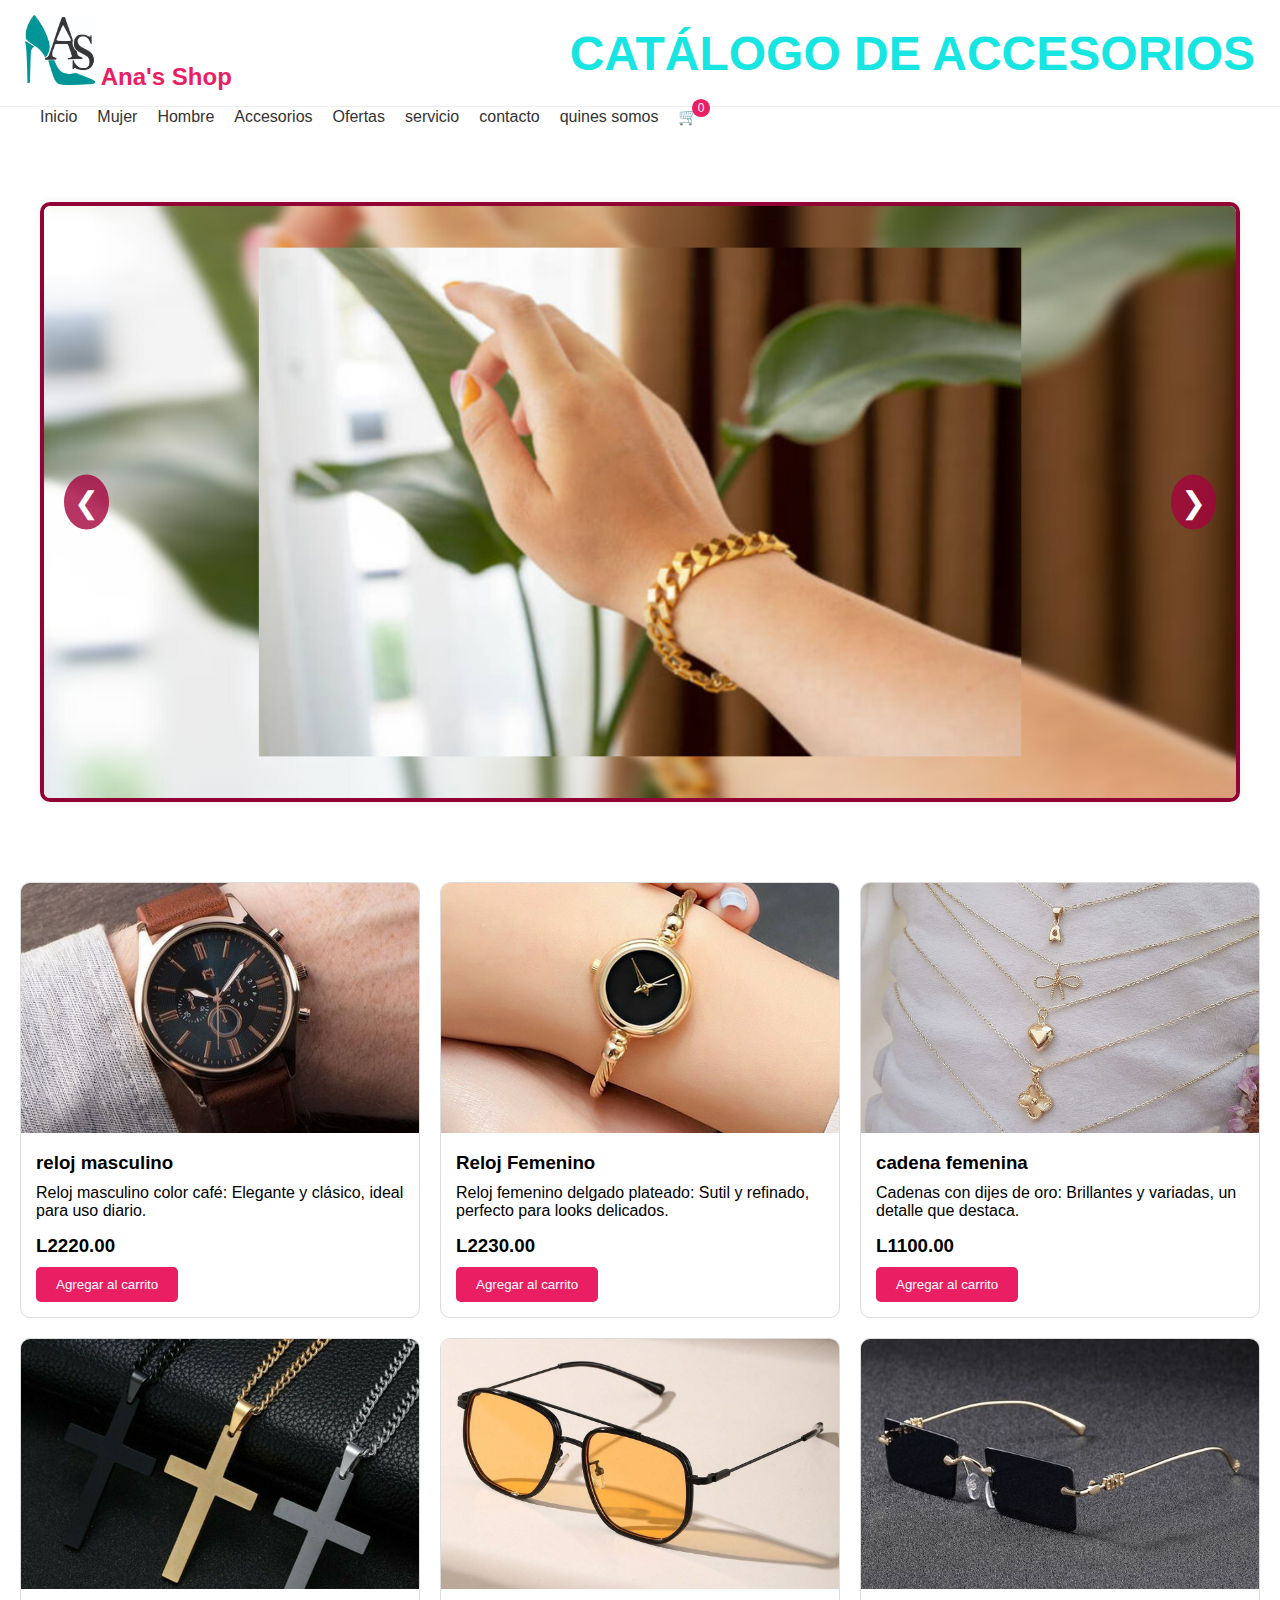
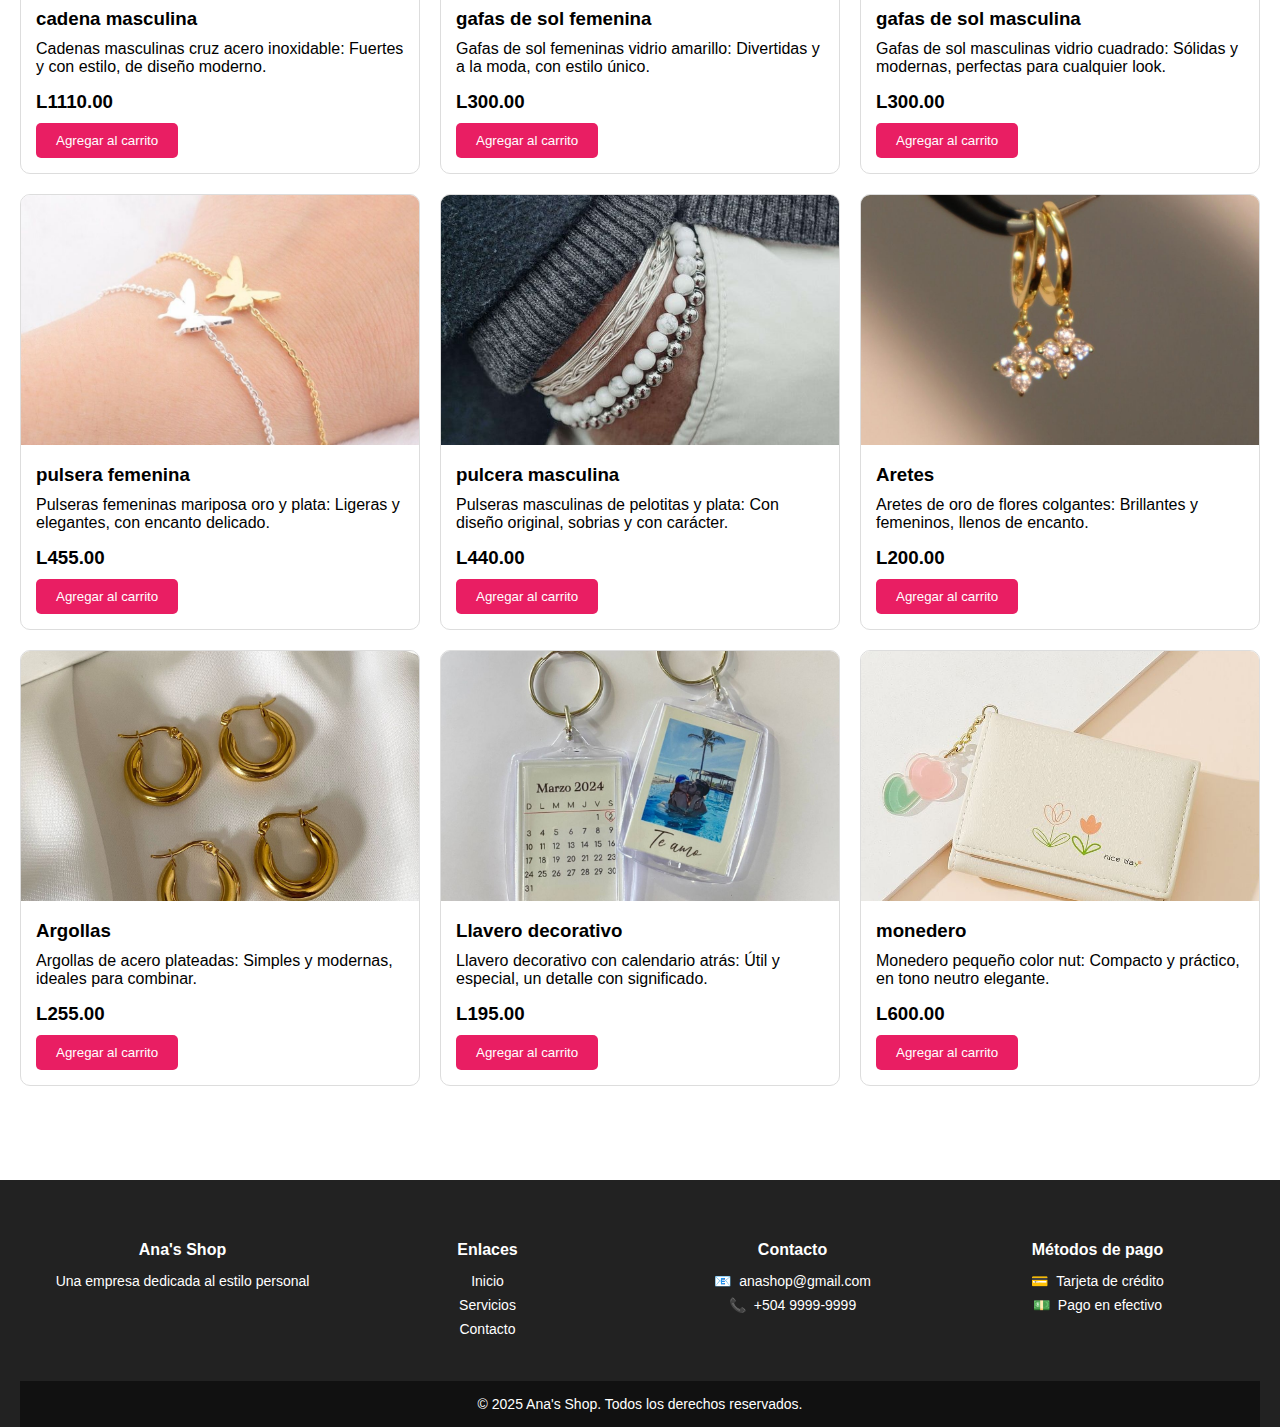
<file: accesorios.html>
<!DOCTYPE html>
<html lang="es">
<head>
  <meta charset="UTF-8" />
  <meta name="viewport" content="width=device-width, initial-scale=1.0"/>
  <title>Catálogo Mujer - Ana's Shop</title>
  <link rel="stylesheet" href="estilo.css" />
</head>
<body>
 <header>
    <div class="logo">
  <img src="img11.jfif" width="70" height="70" />
   <span class="logo-text">Ana's Shop   </span>
   </div>
<div style="font-size: 48px; font-weight: bold; color: #16e5e2; font-family: 'Segoe UI', sans-serif;">
  CATÁLOGO DE ACCESORIOS
</div>
</div>
</div>

 </header>
  <!-- VOLVER AL INICIO -->
  <div class="menu-icon" onclick="toggleMenu()">☰</div>
  <nav id="main-nav" style="margin-left: 40px; display: flex; gap: 20px; align-items: center;">
      <a href="index.html">Inicio</a>
       <a href="mujer.html">Mujer</a>
      <a href="hombre.html">Hombre</a>
      <a href="#">Accesorios</a>
      <a href="ofertas.html">Ofertas</a>
      <a href="servicio.html">servicio</a>
      <a href="mujer.html">contacto</a></li>
      <a href="quienes-somos.html">quines somos</a></li>
      <span class="cart-icon" onclick="toggleCart()">🛒 <span id="cart-count">0</span></span>
    </nav>
    </nav>
  <br>
  <br>
   <div id="mobile-menu" class="mobile-nav">
      <a href="index.html">Inicio</a>
      <a href="mujer.html">Mujer</a>
      <a href="hombre.html">Hombre</a>
      <a href="accesorios.html">Accesorios</a>
      <a href="ofertas.html">Ofertas</a>
       <a href="servicio.html">servicio</a>
    </div>
  </header>
<style>
    .carrusel {
      position: relative;
      width: 1200px;
      height: 600px;
      margin: 40px auto;
      overflow: hidden;
      border: 4px solid #920435;
      border-radius: 10px;
      box-shadow: 0 0 10px #eee;
    }

    .carrusel img {
      width: 100%;
      height: 100%;
      object-fit: cover;
      position: absolute;
      top: 0;
      left: 0;
      opacity: 0;
      transition: opacity 1s ease-in-out;
    }

    .carrusel img.active {
      opacity: 1;
    }

    .boton {
      position: absolute;
      top: 50%;
      transform: translateY(-50%);
      background-color: rgba(164, 3, 60, 0.8);
      border: none;
      font-size: 30px;
      color: #fff;
      cursor: pointer;
      padding: 10px;
      border-radius: 50%;
      z-index: 10;
    }

    .boton:hover {
      background-color: rgb(71, 3, 27);
    }

    .anterior {
      left: 20px;
    }

    .siguiente {
      right: 20px;
    }
  </style>
</head>
<body>

  <div class="carrusel">
    <button class="boton anterior">&#10094;</button>
    <button class="boton siguiente">&#10095;</button>

    <img src="carac1.jfif" class="active" alt="Imagen 1">
    <img src="carac2.jfif" alt="Imagen 2">
    <img src="carac3.jfif" alt="Imagen 3">
    <img src="carac4.jfif" alt="Imagen 4">
  </div>

  <script>
    const slides = document.querySelectorAll('.carrusel img');
    const anterior = document.querySelector('.anterior');
    const siguiente = document.querySelector('.siguiente');
    let index = 0;

    function mostrarSlide(nuevoIndex) {
      slides[index].classList.remove('active');
      index = (nuevoIndex + slides.length) % slides.length;
      slides[index].classList.add('active');
    }

    anterior.addEventListener('click', () => {
      mostrarSlide(index - 1);
    });

    siguiente.addEventListener('click', () => {
      mostrarSlide(index + 1);
    });

    // Cambio automático cada 4 segundos
    setInterval(() => {
      mostrarSlide(index + 1);
    }, 4000);
  </script>
<!-- ✅ Productos organizados correctamente -->
<section class="products">
  <div class="product-card">
    <img src="accesorio1.jpg" alt="relos masculino" />
    <div class="info">
      <h3>reloj masculino</h3>
      <p>Reloj masculino color café: Elegante y clásico, ideal para uso diario.</p>
      <h3>L2220.00</h3>
      <button onclick="addToCart('falada', 45)">Agregar al carrito</button>
    </div>
  </div>

  <div class="product-card">
    <img src="acce2.jpg" alt="reloj Femenino" />
    <div class="info">
      <h3>Reloj Femenino</h3>
      <p>Reloj femenino delgado plateado: Sutil y refinado, perfecto para looks delicados.</p>
      <h3>L2230.00</h3>
      <button onclick="addToCart('Camisa Hombre', 30)">Agregar al carrito</button>
    </div>
  </div>

  <div class="product-card">
    <img src="acc3.jpg" alt="cadena femenina" />
    <div class="info">
      <h3>cadena femenina</h3>
      <p> Cadenas con dijes de oro: Brillantes y variadas, un detalle que destaca.</p>
      <h3>L1100.00</h3>
      <button onclick="addToCart('Bolso Elegante', 60)">Agregar al carrito</button>
    </div>
  </div>
 <div class="card-container">
  <div class="product-card">
    <img src="acc4.jpg" alt="cadena masculinq" />
    <div class="info">
      <h3>cadena masculina</h3>
      <p>Cadenas masculinas cruz acero inoxidable: Fuertes y con estilo, de diseño moderno.</p>
      <h3>L1110.00</h3>
      <button onclick="addToCart('Zapatos Casual', 55)">Agregar al carrito</button>
    </div>
  </div>
   </div>

  <div class="product-card">
    <img src="acc5.jpg" alt="gafas de sol femeninas" />
    <div class="info">
      <h3>gafas de sol femenina</h3>
      <p>Gafas de sol femeninas vidrio amarillo: Divertidas y a la moda, con estilo único.</p>
      <h3>L300.00</h3>
      <button onclick="addToCart('Blusa Blanca', 28)">Agregar al carrito</button>
    </div>
  </div>

  <div class="product-card">
    <img src="acc6.jpg" alt="gafas de sol masculina" />
    <div class="info">
      <h3>gafas de sol masculina</h3>
      <p>Gafas de sol masculinas vidrio cuadrado: Sólidas y modernas, perfectas para cualquier look.</p>
      <h3>L300.00</h3>
      <button onclick="addToCart('Jeans Rotos', 40)">Agregar al carrito</button>
    </div>
  </div>
   <div class="card-container">
  <div class="product-card">
    <img src="acc7.jpg" alt="pulcera femenina" />
    <div class="info">
      <h3>pulsera femenina</h3>
      <p>Pulseras femeninas mariposa oro y plata: Ligeras y elegantes, con encanto delicado.</p>
      <h3>L455.00</h3>
      <button onclick="addToCart('ahort', 55)">Agregar al carrito</button>
    </div>
  </div>
   </div>
    <div class="product-card">
    <img src="acc8.jpg" alt="Zapatillas Deportivas" />
    <div class="info">
      <h3>pulcera masculina</h3>
      <p>Pulseras masculinas de pelotitas y plata: Con diseño original, sobrias y con carácter.</p>
      <h3>L440.00</h3>
      <button onclick="addToCart('camisa deportiva', 40)">Agregar al carrito</button>
    </div>
  </div>
   <div class="product-card">
    <img src="acc9.jpg" alt="Aretes" />
    <div class="info">
      <h3>Aretes</h3>
      <p>Aretes de oro de flores colgantes: Brillantes y femeninos, llenos de encanto.</p>
      <h3>L200.00</h3>
      <button onclick="addToCart('tenis', 40)">Agregar al carrito</button>
    </div>
  </div>
  </div>
   <div class="card-container">
  <div class="product-card">
    <img src="acc10.jpg" alt="Argollas" />
    <div class="info">
      <h3>Argollas</h3>
      <p>Argollas de acero plateadas: Simples y modernas, ideales para combinar.</p>
      <h3>L255.00</h3>
      <button onclick="addToCart('ahort', 55)">Agregar al carrito</button>
    </div>
  </div>
   </div>
    <div class="product-card">
    <img src="acc11.jpg" alt="llavero decorativo" />
    <div class="info">
      <h3>Llavero decorativo</h3>
      <p>Llavero decorativo con calendario atrás: Útil y especial, un detalle con significado.</p>
      <h3>L195.00</h3>
      <button onclick="addToCart('camisa deportiva', 40)">Agregar al carrito</button>
    </div>
  </div>
   <div class="product-card">
    <img src="acc12.jpg" alt="monedero" />
    <div class="info">
      <h3>monedero</h3>
      <p>Monedero pequeño color nut: Compacto y práctico, en tono neutro elegante.</p>
      <h3>L600.00</h3>
      <button onclick="addToCart('tenis', 40)">Agregar al carrito</button>
    </div>
  </div>

  </section>
</section>
</section>


  <!-- Mini Carrito -->
  <div id="cart-modal" class="cart-modal">
    <h3>Tu carrito</h3>
    <ul id="cart-items"></ul>
    <p>Total: $<span id="cart-total">0</span></p>
    <button onclick="clearCart()">Vaciar carrito</button>
  </div>
  <script src="SCRIPT.JS"></script>
  <br>
<br>
<br>



  <!-- ✅ Asegúrate que este archivo exista -->
  <script src="im9.jfif"></script>
  <!-- Ventana del carrito -->
<div id="cart-modal" class="cart-modal">
  <h3>Tu carrito</h3>
  <ul id="cart-items"></ul>
  <p>Total: $<span id="cart-total">0.00</span></p>
  <button onclick="clearCart()" class="clear-btn">Vaciar carrito</button>
</div>
</div>

<script src="SCRIPT.JS"></script>

 <footer style="background-color: #222; color: #ffffff; padding: 40px 20px 0;">
  <style>
    .footer-container {
      display: flex;
      flex-wrap: wrap;
      justify-content: space-between;
      gap: 20px;
      max-width: 1200px;
      margin: 0 auto;
    }

    .footer-column {
      flex: 1 1 200px;
      min-width: 200px;
    }

    .footer-column h4 {
      margin-bottom: 10px;
      font-size: 16px;
      font-weight: bold;
    }

    .footer-column ul {
      list-style: none;
      padding: 0;
    }

    .footer-column ul li {
      margin-bottom: 8px;
      font-size: 14px;
    }

    .footer-column a {
      color: #ffffff;
      text-decoration: none;
    }

    .footer-column a:hover {
      text-decoration: underline;
    }

    .footer-bottom {
      background-color: #111;
      text-align: center;
      padding: 15px;
      margin-top: 30px;
      font-size: 14px;
      color: #ffffff;
    }

    /* Íconos simples con emoji para ejemplo */
    .icon {
      margin-right: 8px;
    }

    /* Responsive */
    @media (max-width: 768px) {
      .footer-container {
        flex-direction: column;
        align-items: center;
        text-align: center;
      }

      .footer-column {
        width: 100%;
      }
    }
  </style>

  <div class="footer-container">

    <!-- Columna 1: Nombre y descripción -->
    <div class="footer-column">
      <h4>Ana's Shop</h4>
      <p>Una empresa dedicada al estilo personal</p>
    </div>

    <!-- Columna 2: Enlaces -->
    <div class="footer-column">
      <h4>Enlaces</h4>
      <ul>
        <li><a href="index.html">Inicio</a></li>
        <li><a href="servicio.html">Servicios</a></li>
        <li><a href="#">Contacto</a></li>
      </ul>
    </div>

    <!-- Columna 3: Contacto -->
    <div class="footer-column">
      <h4>Contacto</h4>
      <ul>
        <li><span class="icon">📧</span>anashop@gmail.com</li>
        <li><span class="icon">📞</span>+504 9999-9999</li>
      </ul>
    </div>

    <!-- Columna 4: Métodos de pago -->
    <div class="footer-column">
      <h4>Métodos de pago</h4>
      <ul>
        <li><span class="icon">💳</span>Tarjeta de crédito</li>
        <li><span class="icon">💵</span>Pago en efectivo</li>
      </ul>
    </div>

  </div>

  <!-- Línea inferior -->
  <div class="footer-bottom">
    © 2025 Ana's Shop. Todos los derechos reservados.
  </div>
</footer>
</script>
</body>
</html>
</body>
</html>
</file>
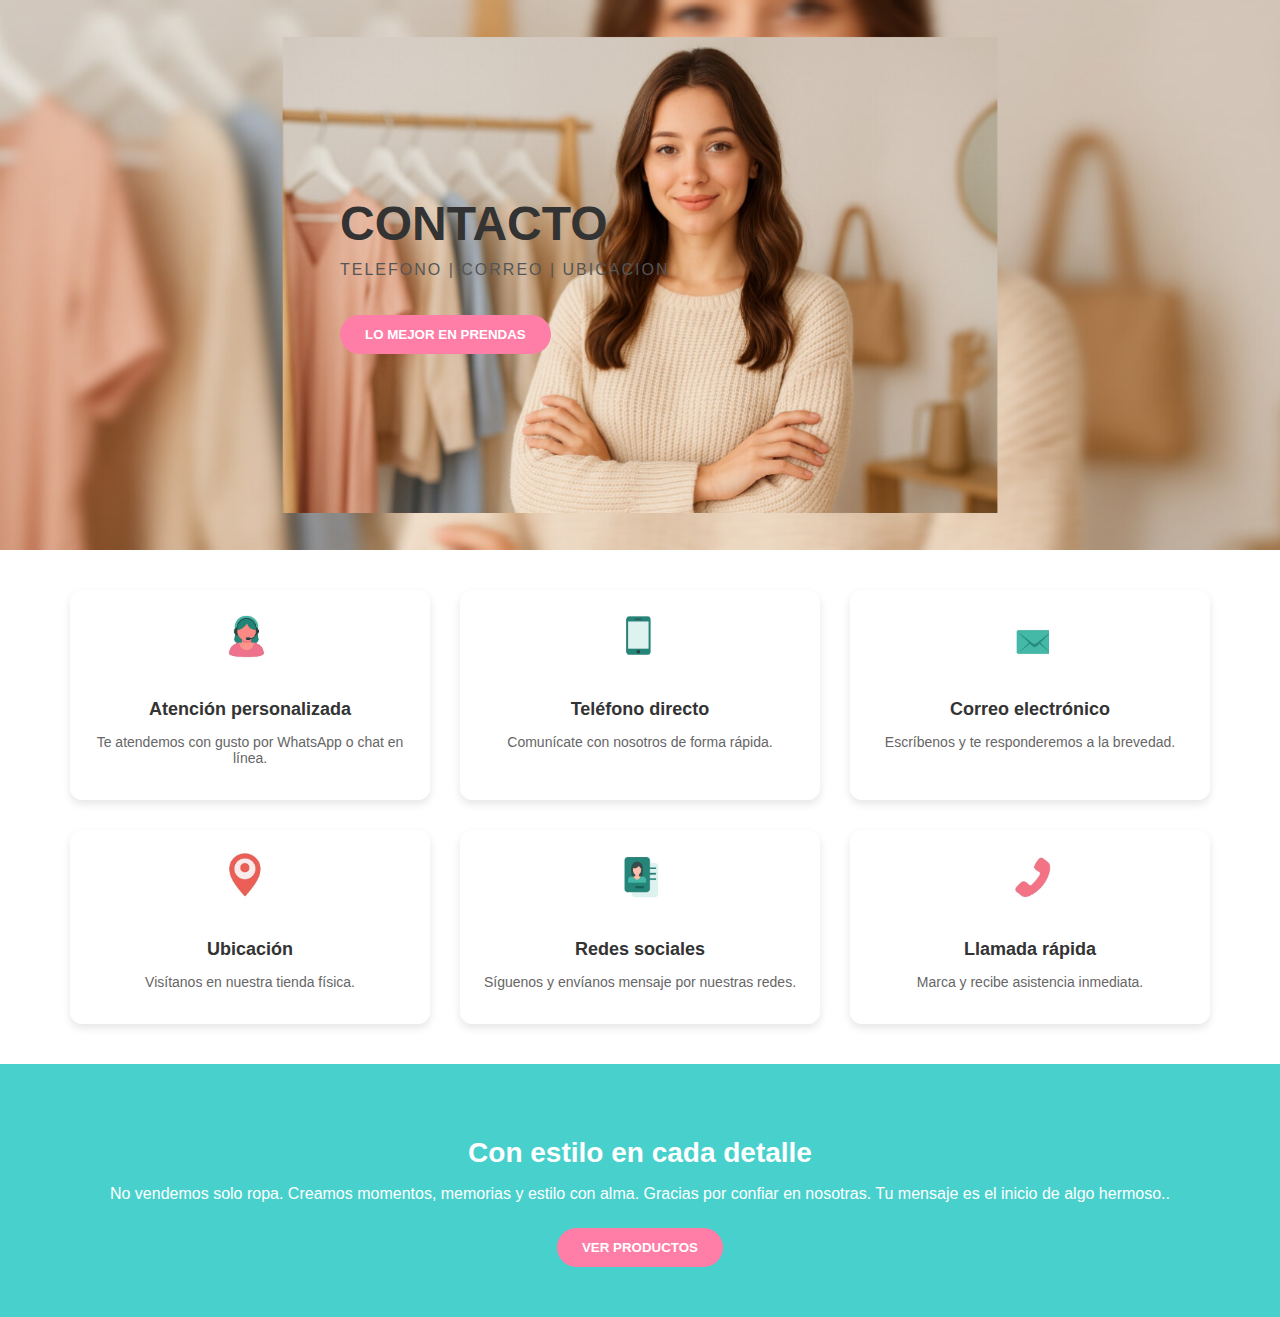
<file: contacto.html>
<!DOCTYPE html>
<html lang="es">
<head>
  <meta charset="UTF-8">
  <meta name="viewport" content="width=device-width, initial-scale=1">
  <title>Ana's Shop - contactos</title>

  <style>
    body {
      margin: 0;
      font-family: 'Segoe UI', sans-serif;
      background-color: #fff;
      color: #333;
    }

    /* Hero */

.hero {
  background: url('CONTACTOSFONDO.png') no-repeat center center;
  background-size: cover; /* IMPORTANTE: que esté en cover */
  background-position: center;
  width: 100%;
  height: 550px; /* Esto ajusta el alto (delgado como querés) */
  display: flex;
  align-items: center;
  justify-content: center;
}

    .hero-text {
      flex: 1 1 300px;
      max-width: 600px;
    }

    .hero-text h1 {
      color: #333;
      font-size: 48px;
      margin: 0;
    }

    .hero-text p {
      color: #555;
      font-size: 16px;
      margin-top: 10px;
      letter-spacing: 2px;
    }

    .hero-text .btn {
      margin-top: 20px;
      background-color: #ff7ea8;
      color: white;
      border: none;
      padding: 12px 25px;
      border-radius: 25px;
      cursor: pointer;
      font-weight: bold;
    }

    .hero-image {
      flex: 1 1 300px;
      max-width: 400px;
    }

    .hero-image img {
      width: 100%;
      border-radius: 10px;
    }

    /* Services Grid */
    .services-container {
      display: flex;
      flex-wrap: wrap;
      justify-content: center;
      gap: 30px;
      padding: 40px 20px;
      max-width: 1200px;
      margin: auto;
    }

    .service-card {
      flex: 1 1 calc(33.333% - 40px);
      max-width: 320px;
      background-color: #fff;
      border-radius: 12px;
      padding: 20px;
      box-shadow: 0 4px 8px rgba(0,0,0,0.1);
      text-align: center;
    }

    .service-card img {
      height: 60px;
      margin-bottom: 15px;
    }

    .service-card h3 {
      margin: 10px 0;
      font-size: 18px;
      color: #333;
    }

    .service-card p {
      font-size: 14px;
      color: #666;
    }

    /* CTA Section */
    .cta {
      background-color: #48d1cc;
      color: white;
      text-align: center;
      padding: 50px 20px;
    }

    .cta h2 {
      font-size: 28px;
      margin-bottom: 15px;
    }

    .cta p {
      font-size: 16px;
      margin-bottom: 25px;
    }

    .cta .btn {
      background-color: #ff7ea8;
      color: white;
      padding: 12px 25px;
      border: none;
      border-radius: 25px;
      cursor: pointer;
      font-weight: bold;
    }

    /* Responsive */
    @media (max-width: 900px) {
      .service-card {
        flex: 1 1 calc(50% - 40px);
      }
    }

    @media (max-width: 600px) {
      .hero {
        flex-direction: column;
        text-align: center;
      }

      .service-card {
        flex: 1 1 100%;
      }

      .hero-text h1 {
        font-size: 36px;
      }

      .hero-text p {
        font-size: 14px;
      }
    }
  </style>
</head>
<body>

  <!-- Hero Section -->
  <section class="hero">
    <div class="hero-text">
      <h1>CONTACTO</h1>
      <p>TELEFONO | CORREO | UBICACION</p>
      <button class="btn">LO MEJOR EN PRENDAS</button>
    </div>
  </section>

  <!-- Services Cards -->
  <section class="services-container">
    <div class="service-card">
      <img src="con1.jfif" alt="ATENCION PERSONALISADA">
      <h3>Atención personalizada</h3>
      <p>Te atendemos con gusto por WhatsApp o chat en línea.</p>
    </div>
    <div class="service-card">
      <img src="con2.jfif" alt="TELEFONO DIRECTO">
      <h3>Teléfono directo</h3>
      <p>Comunícate con nosotros de forma rápida.</p>
    </div>
    <div class="service-card">
      <img src="con3.jfif" alt="CORREO electrónico">
      <h3>Correo electrónico</h3>
      <p>Escríbenos y te responderemos a la brevedad.</p>
    </div>
    <div class="service-card">
      <img src="con4.jfif" alt="UBICACION">
      <h3>Ubicación</h3>
      <p>Visítanos en nuestra tienda física.</p>
    </div>
    <div class="service-card">
      <img src="con5.jfif" alt="REDES SOCIUALES">
      <h3>Redes sociales</h3>
      <p>Síguenos y envíanos mensaje por nuestras redes.</p>
    </div>
    <div class="service-card">
      <img src="con6.jfif" alt="LLAMADA RAPIDA">
      <h3>Llamada rápida</h3>
      <p>Marca y recibe asistencia inmediata.</p>
    </div>
  </section>

  <!-- Call to Action -->
  <section class="cta">
    <h2>Con estilo en cada detalle</h2>
    <p>No vendemos solo ropa. Creamos momentos, memorias y estilo con alma. Gracias por confiar en nosotras. Tu mensaje es el inicio de algo hermoso..</p>
    <a href="innn.html"><button class="btn">VER PRODUCTOS</button></a>
  </section>

</body>
</html>
</file>
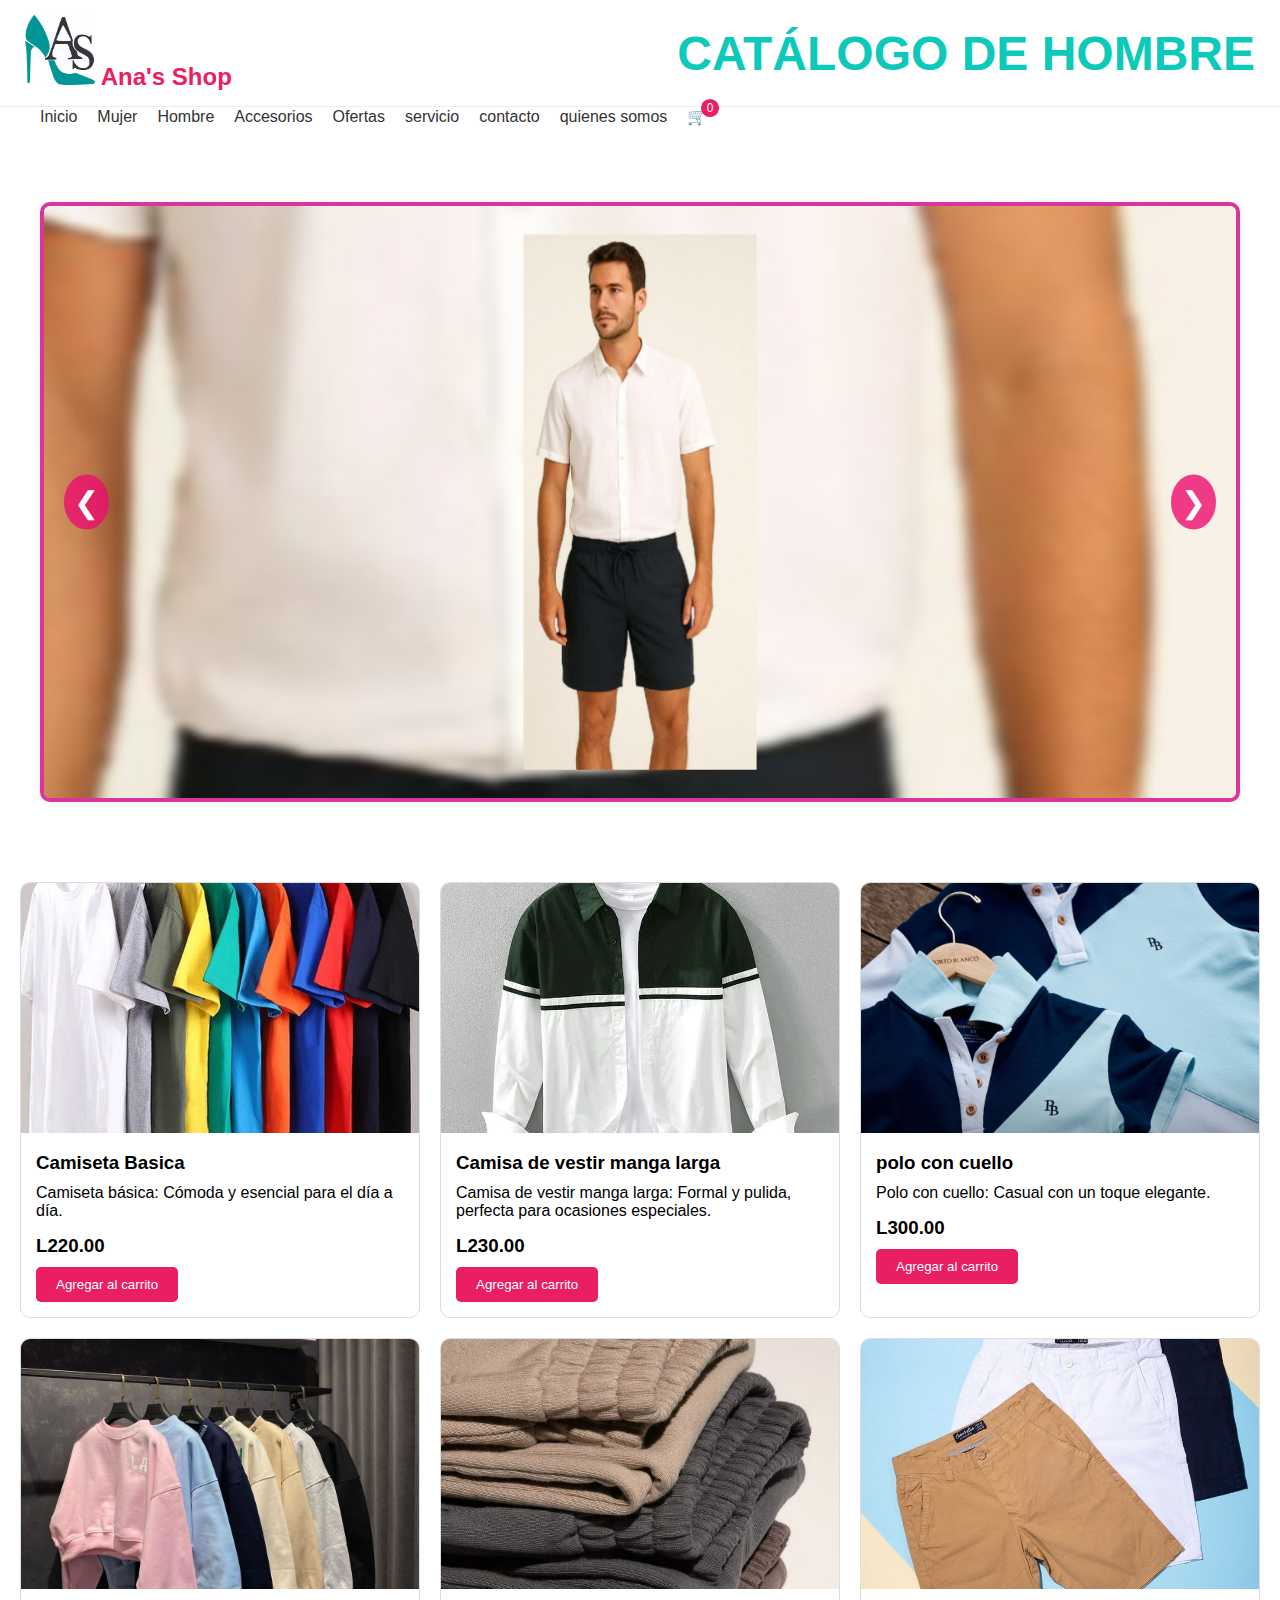
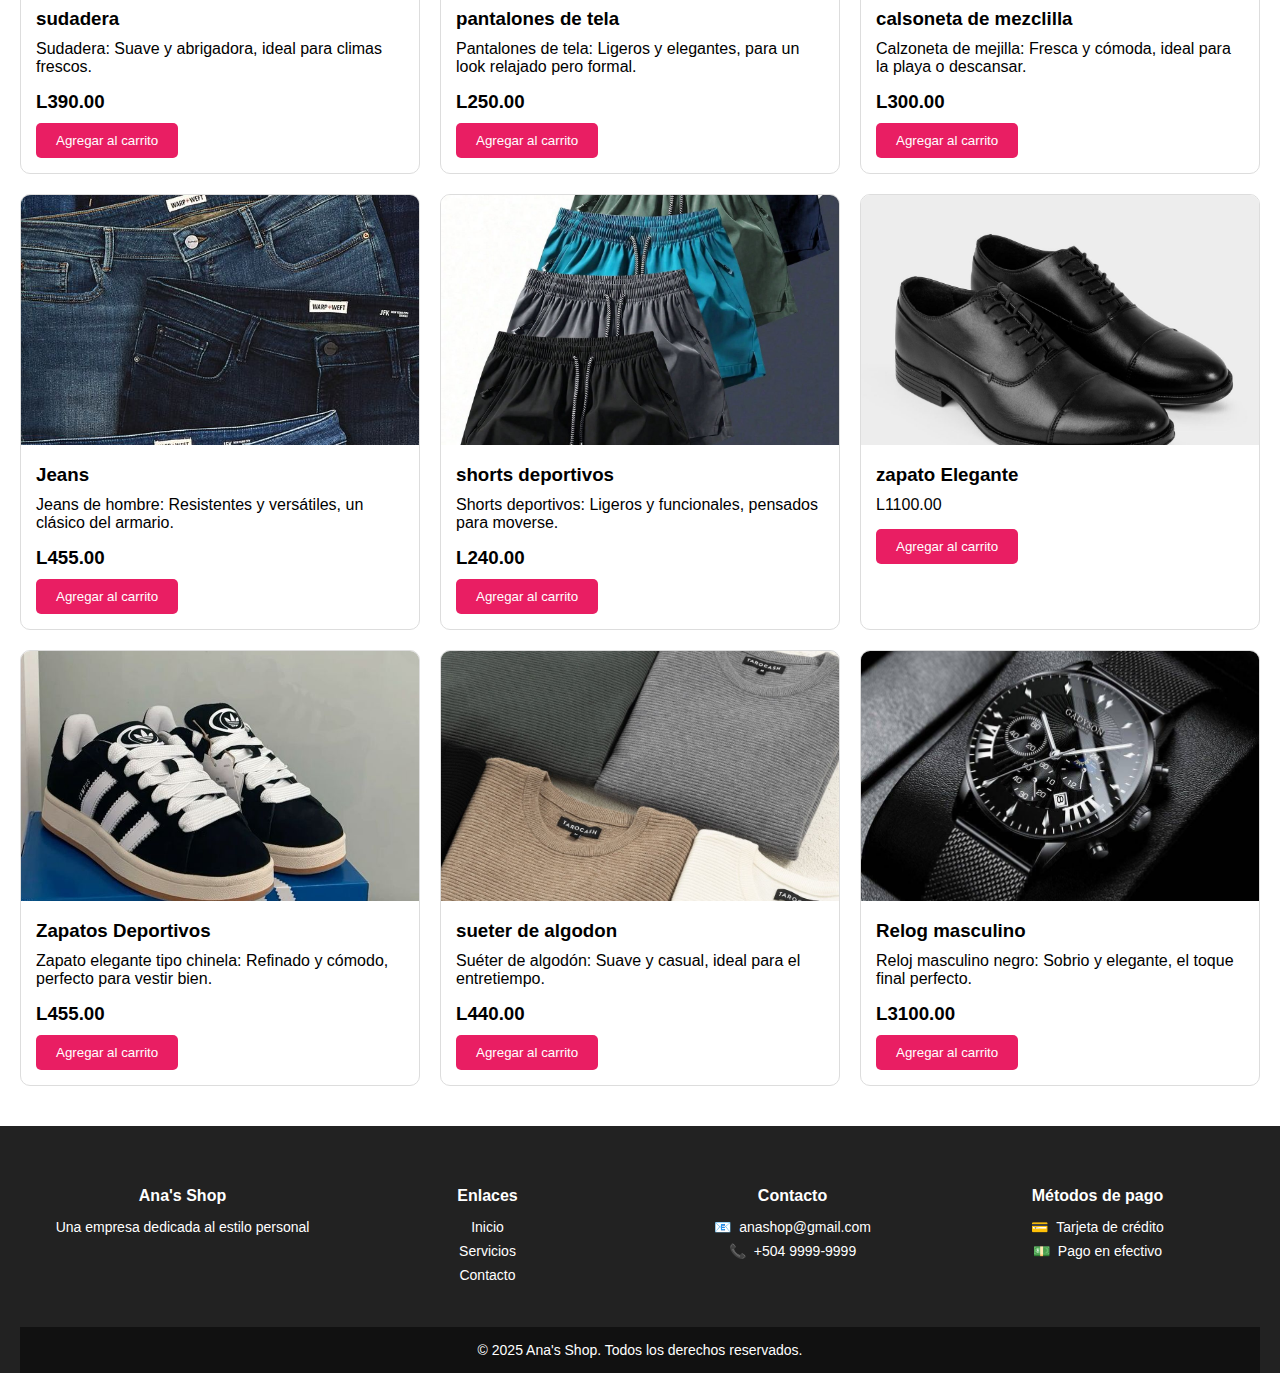
<file: hombre.html>
<!DOCTYPE html>
<html lang="es">
<head>
  <meta charset="UTF-8" />
  <meta name="viewport" content="width=device-width, initial-scale=1.0"/>
  <title>Catálogo Mujer - Ana's Shop</title>
  <link rel="stylesheet" href="estilo.css" />
</head>
<body>
 <header>
    <div class="logo">
  <img src="img11.jfif" width="70" height="70" />
   <span class="logo-text">Ana's Shop   </span>
   </div>
<div style="font-size: 48px; font-weight: bold; color: #0dc9ba; font-family: 'Segoe UI', sans-serif;">
  CATÁLOGO DE HOMBRE
</div>
</div>
</div>

 </header>
  <!-- VOLVER AL INICIO -->
  <div class="menu-icon" onclick="toggleMenu()">☰</div>
   <nav id="main-nav" style="margin-left: 40px; display: flex; gap: 20px; align-items: center;">
      <a href="index.html">Inicio</a>
       <a href="mujer.html">Mujer</a>
      <a href="#">Hombre</a>
      <a href="accesorios.html">Accesorios</a>
      <a href="ofertas.html">Ofertas</a>
      <a href="servicio.html">servicio</a>
      <a href="mujer.html">contacto</a></li>
    <a href="quienes-somos.html">quienes somos</a></li>
      <span class="cart-icon" onclick="toggleCart()">🛒 <span id="cart-count">0</span></span>
    </nav>
    </nav>
  <br>
  <br>
   <div id="mobile-menu" class="mobile-nav">
      <a href="index.html">Inicio</a>
      <a href="mujer.html">Mujer</a>
      <a href="hombre.html">Hombre</a>
      <a href="accesorios.html">Accesorios</a>
      <a href="ofertas.html">Ofertas</a>
      <a href="servicio.html">servicio</a>
    </div>
  </header>
<style>
    .carrusel {
      position: relative;
      width: 1200px;
      height: 600px;
      margin: 40px auto;
      overflow: hidden;
      border: 4px solid #d9369d;
      border-radius: 10px;
      box-shadow: 0 0 10px #eee;
    }

    .carrusel img {
      width: 100%;
      height: 100%;
      object-fit: cover;
      position: absolute;
      top: 0;
      left: 0;
      opacity: 0;
      transition: opacity 1s ease-in-out;
    }

    .carrusel img.active {
      opacity: 1;
    }

    .boton {
      position: absolute;
      top: 50%;
      transform: translateY(-50%);
      background-color: rgba(236, 14, 110, 0.8);
      border: none;
      font-size: 30px;
      color: #fff;
      cursor: pointer;
      padding: 10px;
      border-radius: 50%;
      z-index: 10;
    }

    .boton:hover {
      background-color: rgb(208, 12, 106);
    }

    .anterior {
      left: 20px;
    }

    .siguiente {
      right: 20px;
    }
  </style>
</head>
<body>

  <div class="carrusel">
    <button class="boton anterior">&#10094;</button>
    <button class="boton siguiente">&#10095;</button>

    <img src="hombrecarrucel.jfif" class="active" alt="Imagen 1">
    <img src="hombrecarru2.jfif" alt="Imagen 2">
    <img src="hombrecarru3.jfif" alt="Imagen 3">
    <img src="hombrecarru4.jfif" alt="Imagen 4">
  </div>

  <script>
    const slides = document.querySelectorAll('.carrusel img');
    const anterior = document.querySelector('.anterior');
    const siguiente = document.querySelector('.siguiente');
    let index = 0;

    function mostrarSlide(nuevoIndex) {
      slides[index].classList.remove('active');
      index = (nuevoIndex + slides.length) % slides.length;
      slides[index].classList.add('active');
    }

    anterior.addEventListener('click', () => {
      mostrarSlide(index - 1);
    });

    siguiente.addEventListener('click', () => {
      mostrarSlide(index + 1);
    });

    // Cambio automático cada 4 segundos
    setInterval(() => {
      mostrarSlide(index + 1);
    }, 4000);
  </script>
<!-- ✅ Productos organizados correctamente -->
<section class="products">
  <div class="product-card">
    <img src="HOMBRE 1.jpg" alt="camisa Basica" />
    <div class="info">
      <h3>Camiseta Basica</h3>
      <p>Camiseta básica: Cómoda y esencial para el día a día.</p>
      <h3>L220.00</h3>
      <button onclick="addToCart('falada', 45)">Agregar al carrito</button>
    </div>
  </div>

  <div class="product-card">
    <img src="hombre2.jpg" alt="Camisa Hombre" />
    <div class="info">
      <h3>Camisa de vestir manga larga</h3>
      <p>Camisa de vestir manga larga: Formal y pulida, perfecta para ocasiones especiales.</p>
      <h3>L230.00</h3>
      <button onclick="addToCart('Camisa Hombre', 30)">Agregar al carrito</button>
    </div>
  </div>

  <div class="product-card">
    <img src="hombre3.jpg" alt="polo con cuello" />
    <div class="info">
      <h3>polo con cuello</h3>
      <p>Polo con cuello: Casual con un toque elegante.</p>
      <h3>L300.00</h3>
      <button onclick="addToCart('Bolso Elegante', 60)">Agregar al carrito</button>
    </div>
  </div>
 <div class="card-container">
  <div class="product-card">
    <img src="hombre4.jpg" alt="sudadera" />
    <div class="info">
      <h3>sudadera</h3>
      <p>Sudadera: Suave y abrigadora, ideal para climas frescos.</p>
      <h3>L390.00</h3>
      <button onclick="addToCart('Zapatos Casual', 55)">Agregar al carrito</button>
    </div>
  </div>
   </div>

  <div class="product-card">
    <img src="hombre5.jpg" alt="pantalones de tela" />
    <div class="info">
      <h3>pantalones de tela</h3>
      <p>Pantalones de tela: Ligeros y elegantes, para un look relajado pero formal.</p>
      <h3>L250.00</h3>
      <button onclick="addToCart('Blusa Blanca', 28)">Agregar al carrito</button>
    </div>
  </div>

  <div class="product-card">
    <img src="hombre6.jpg" alt="calsoneta" />
    <div class="info">
      <h3>calsoneta de mezclilla</h3>
      <p>Calzoneta de mejilla: Fresca y cómoda, ideal para la playa o descansar.</p>
      <h3>L300.00</h3>
      <button onclick="addToCart('Jeans Rotos', 40)">Agregar al carrito</button>
    </div>
  </div>
   <div class="card-container">
  <div class="product-card">
    <img src="hombre7.jpg" alt="jeans" />
    <div class="info">
      <h3>Jeans</h3>
      <p>Jeans de hombre: Resistentes y versátiles, un clásico del armario.</p>
      <h3>L455.00</h3>
      <button onclick="addToCart('ahort', 55)">Agregar al carrito</button>
    </div>
  </div>
   </div>
    <div class="product-card">
    <img src="hombre8.jpg" alt="shots deportivos" />
    <div class="info">
      <h3>shorts deportivos</h3>
      <p>Shorts deportivos: Ligeros y funcionales, pensados para moverse.</p>
      <h3>L240.00</h3>
      <button onclick="addToCart('camisa deportiva', 40)">Agregar al carrito</button>
    </div>
  </div>
   <div class="product-card">
    <img src="hombre10.jpg" alt="zapato elegante" />
    <div class="info">
      <h3>zapato Elegante</h3>
      <p>L1100.00</p>
      <button onclick="addToCart('tenis', 40)">Agregar al carrito</button>
    </div>
  </div>
  </div>
   <div class="card-container">
  <div class="product-card">
    <img src="hombre9.jpg" alt="zapatos deportivos" />
    <div class="info">
      <h3>Zapatos Deportivos</h3>
      <p> Zapato elegante tipo chinela: Refinado y cómodo, perfecto para vestir bien.</p>
      <h3>L455.00</h3>
      <button onclick="addToCart('ahort', 55)">Agregar al carrito</button>
    </div>
  </div>
   </div>
    <div class="product-card">
    <img src="hombre11.jpg" alt="sueter de algodon" />
    <div class="info">
      <h3>sueter de algodon</h3>
      <p>Suéter de algodón: Suave y casual, ideal para el entretiempo.</p>
      <h3>L440.00</h3>
      <button onclick="addToCart('camisa deportiva', 40)">Agregar al carrito</button>
    </div>
  </div>
   <div class="product-card">
    <img src="hombre12.jpg" alt="Relog masculino" />
    <div class="info">
      <h3>Relog masculino</h3>
      <p>Reloj masculino negro: Sobrio y elegante, el toque final perfecto.</p>
      <h3>L3100.00</h3>
      <button onclick="addToCart('tenis', 40)">Agregar al carrito</button>
    </div>
  </div>
 </div>
  </section>
</section>
</section>
</section>

  

<!-- Mini Carrito -->
  <div id="cart-modal" class="cart-modal">
    <h3>Tu carrito</h3>
    <ul id="cart-items"></ul>
    <p>Total: $<span id="cart-total">0</span></p>
    <button onclick="clearCart()">Vaciar carrito</button>
  </div>
  <script src="SCRIPT.JS"></script>



  <!-- ✅ Asegúrate que este archivo exista -->
  <script src="im9.jfif"></script>
  <!-- Ventana del carrito -->
<div id="cart-modal" class="cart-modal">
  <h3>Tu carrito</h3>
  <ul id="cart-items"></ul>
  <p>Total: $<span id="cart-total">0.00</span></p>
  <button onclick="clearCart()" class="clear-btn">Vaciar carrito</button>
</div>
</div>
<script src="SCRIPT.JS"></script>
</script>

  <footer style="background-color: #222; color: #ffffff; padding: 40px 20px 0;">
  <style>
    .footer-container {
      display: flex;
      flex-wrap: wrap;
      justify-content: space-between;
      gap: 20px;
      max-width: 1200px;
      margin: 0 auto;
    }

    .footer-column {
      flex: 1 1 200px;
      min-width: 200px;
    }

    .footer-column h4 {
      margin-bottom: 10px;
      font-size: 16px;
      font-weight: bold;
    }

    .footer-column ul {
      list-style: none;
      padding: 0;
    }

    .footer-column ul li {
      margin-bottom: 8px;
      font-size: 14px;
    }

    .footer-column a {
      color: #ffffff;
      text-decoration: none;
    }

    .footer-column a:hover {
      text-decoration: underline;
    }

    .footer-bottom {
      background-color: #111;
      text-align: center;
      padding: 15px;
      margin-top: 30px;
      font-size: 14px;
      color: #ffffff;
    }

    /* Íconos simples con emoji para ejemplo */
    .icon {
      margin-right: 8px;
    }

    /* Responsive */
    @media (max-width: 768px) {
      .footer-container {
        flex-direction: column;
        align-items: center;
        text-align: center;
      }

      .footer-column {
        width: 100%;
      }
    }
  </style>

  <div class="footer-container">

    <!-- Columna 1: Nombre y descripción -->
    <div class="footer-column">
      <h4>Ana's Shop</h4>
      <p>Una empresa dedicada al estilo personal</p>
    </div>

    <!-- Columna 2: Enlaces -->
    <div class="footer-column">
      <h4>Enlaces</h4>
      <ul>
        <li><a href="index.html">Inicio</a></li>
        <li><a href="servicio.html">Servicios</a></li>
        <li><a href="#">Contacto</a></li>
      </ul>
    </div>

    <!-- Columna 3: Contacto -->
    <div class="footer-column">
      <h4>Contacto</h4>
      <ul>
        <li><span class="icon">📧</span>anashop@gmail.com</li>
        <li><span class="icon">📞</span>+504 9999-9999</li>
      </ul>
    </div>

    <!-- Columna 4: Métodos de pago -->
    <div class="footer-column">
      <h4>Métodos de pago</h4>
      <ul>
        <li><span class="icon">💳</span>Tarjeta de crédito</li>
        <li><span class="icon">💵</span>Pago en efectivo</li>
      </ul>
    </div>

  </div>

  <!-- Línea inferior -->
  <div class="footer-bottom">
    © 2025 Ana's Shop. Todos los derechos reservados.
  </div>
</footer>


</body>
</html>
</body>
</html>
</file>
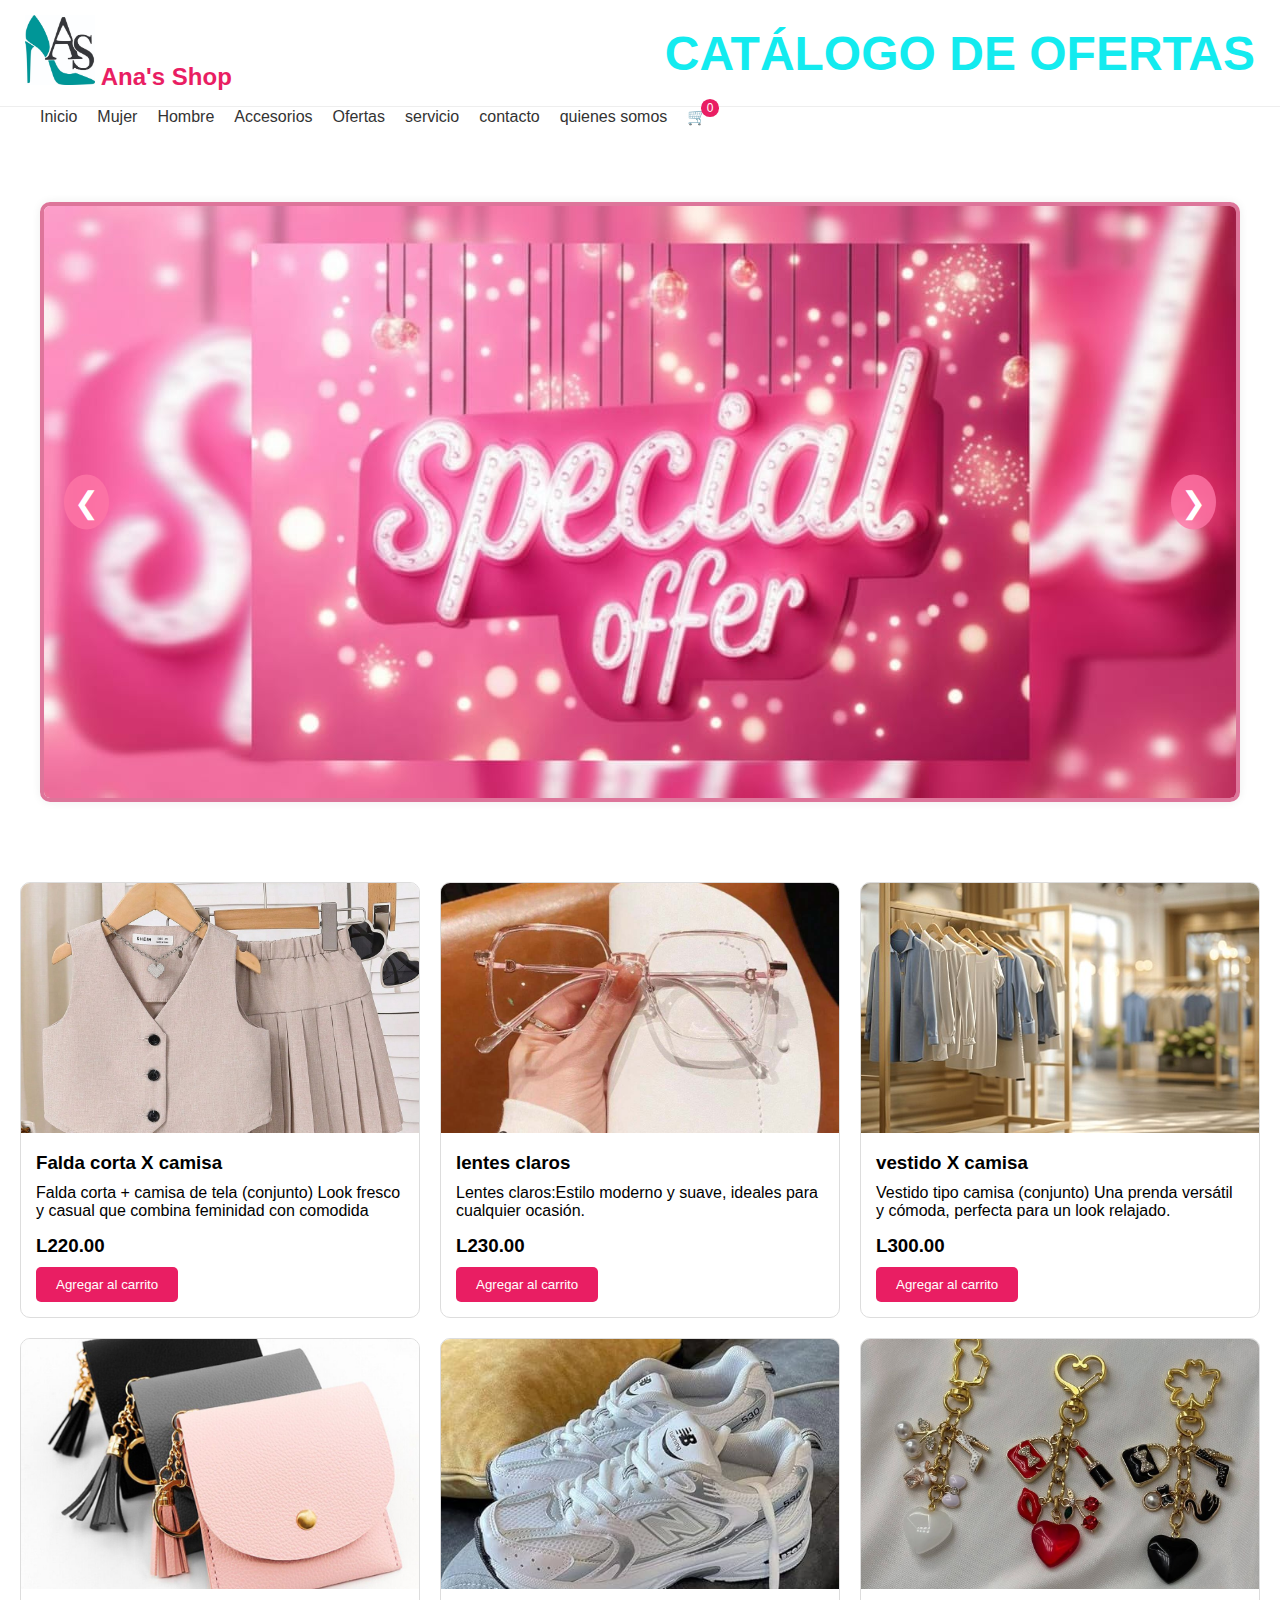
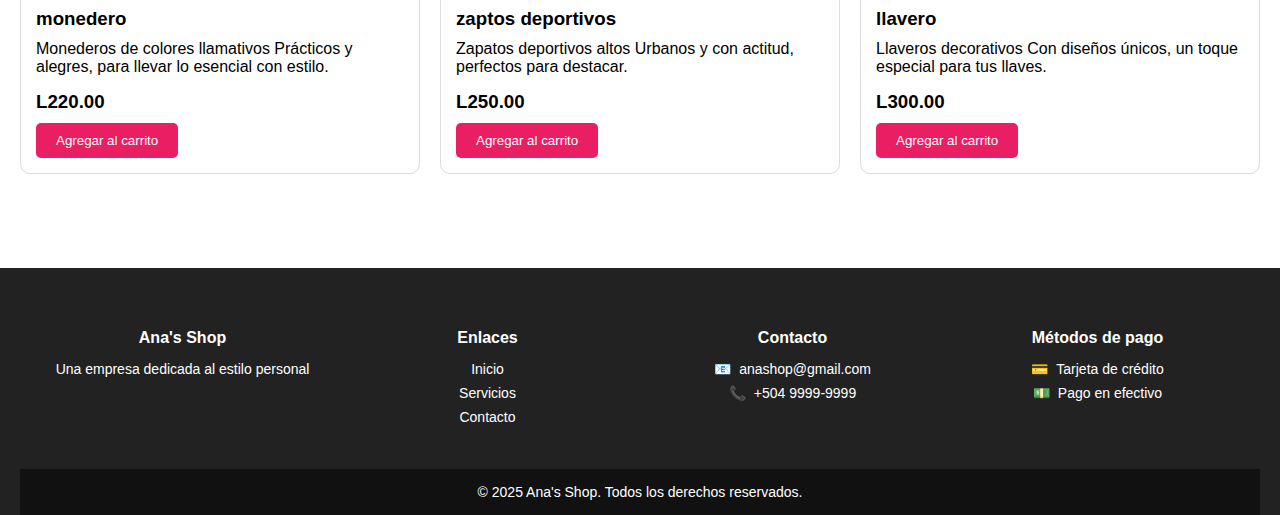
<file: ofertas.html>
<!DOCTYPE html>
<html lang="es">
<head>
  <meta charset="UTF-8" />
  <meta name="viewport" content="width=device-width, initial-scale=1.0"/>
  <title>Catálogo Mujer - Ana's Shop</title>
  <link rel="stylesheet" href="estilo.css" />
</head>
<body>
 <header>
    <div class="logo">
  <img src="img11.jfif" width="70" height="70" />
   <span class="logo-text">Ana's Shop   </span>
   </div>
<div style="font-size: 48px; font-weight: bold; color: #13ebef; font-family: 'Segoe UI', sans-serif;">
  CATÁLOGO DE OFERTAS
</div>
</div>
</div>

 </header>
  <!-- VOLVER AL INICIO -->
  <div class="menu-icon" onclick="toggleMenu()">☰</div>
  <nav id="main-nav" style="margin-left: 40px; display: flex; gap: 20px; align-items: center;">
      <a href="index.html">Inicio</a>
       <a href="mujer.html">Mujer</a>
      <a href="hombre.html">Hombre</a>
      <a href="accesorios.html">Accesorios</a>
      <a href="ofertas.html">Ofertas</a>
      <a href="servicio.html">servicio</a>
      <a href="mujer.html">contacto</a></li>
      <a href="quienes-somos.html">quienes somos</a></li>
      <span class="cart-icon" onclick="toggleCart()">🛒 <span id="cart-count">0</span></span>
    </nav>
    </nav>
  <br>
  <br>
   <div id="mobile-menu" class="mobile-nav">
      <a href="index.html">Inicio</a>
      <a href="mujer.html">Mujer</a>
      <a href="hombre.html">Hombre</a>
      <a href="accesorios.html">Accesorios</a>
      <a href="ofertas.html">Ofertas</a>
      <a href="servicio.html">servicio</a>
    </div>
  </header>
<style>
    .carrusel {
      position: relative;
      width: 1200px;
      height: 600px;
      margin: 40px auto;
      overflow: hidden;
      border: 4px solid #dd759a;
      border-radius: 10px;
      box-shadow: 0 0 10px #eee;
    }

    .carrusel img {
      width: 100%;
      height: 100%;
      object-fit: cover;
      position: absolute;
      top: 0;
      left: 0;
      opacity: 0;
      transition: opacity 1s ease-in-out;
    }

    .carrusel img.active {
      opacity: 1;
    }

    .boton {
      position: absolute;
      top: 50%;
      transform: translateY(-50%);
      background-color: rgba(254, 119, 166, 0.8);
      border: none;
      font-size: 30px;
      color: #fff;
      cursor: pointer;
      padding: 10px;
      border-radius: 50%;
      z-index: 10;
    }

    .boton:hover {
      background-color: rgb(248, 136, 175);
    }

    .anterior {
      left: 20px;
    }

    .siguiente {
      right: 20px;
    }
  </style>


  <div class="carrusel">
    <button class="boton anterior">&#10094;</button>
    <button class="boton siguiente">&#10095;</button>

    <img src="caarofer1.jfif" class="active" alt="Imagen 1">
    <img src="carofer2.jfif" alt="Imagen 2">
    <img src="carofer3.jfif" alt="Imagen 3">
    <img src="carofer4.jfif" alt="Imagen 4">
  </div>

  <script>
    const slides = document.querySelectorAll('.carrusel img');
    const anterior = document.querySelector('.anterior');
    const siguiente = document.querySelector('.siguiente');
    let index = 0;

    function mostrarSlide(nuevoIndex) {
      slides[index].classList.remove('active');
      index = (nuevoIndex + slides.length) % slides.length;
      slides[index].classList.add('active');
    }

    anterior.addEventListener('click', () => {
      mostrarSlide(index - 1);
    });

    siguiente.addEventListener('click', () => {
      mostrarSlide(index + 1);
    });

    // Cambio automático cada 4 segundos
    setInterval(() => {
      mostrarSlide(index + 1);
    }, 4000);
  </script>

<!-- ✅ Productos organizados correctamente -->
<section class="products">
  <div class="product-card">
    <img src="oerta3.jpg" alt="falda" />
    <div class="info">
      <h3>Falda corta X camisa</h3>
      <p>Falda corta + camisa de tela (conjunto)
Look fresco y casual que combina feminidad con comodida</p>
      <h3>L220.00</h3>
      <button onclick="addToCart('falada', 45)">Agregar al carrito</button>
    </div>
  </div>

  <div class="product-card">
    <img src="oferta2.jpg" alt="lentes claros" />
    <div class="info">
      <h3>lentes claros</h3>
      <p>Lentes claros:Estilo moderno y suave, ideales para cualquier ocasión.</p>
      <h3>L230.00</h3>
      <button onclick="addToCart('Camisa Hombre', 30)">Agregar al carrito</button>
    </div>
  </div>

  <div class="product-card">
    <img src="oferta1.jpg" alt="Bolso Elegante" />
    <div class="info">
      <h3>vestido X camisa</h3>
      <p>Vestido tipo camisa (conjunto)
Una prenda versátil y cómoda, perfecta para un look relajado.</p>
      <h3>L300.00</h3>
      <button onclick="addToCart('Bolso Elegante', 60)">Agregar al carrito</button>
    </div>
  </div>
 <div class="card-container">
    
  <div class="product-card">
    <img src="ofer4.jpg" alt="monedero" />
    <div class="info">
      <h3>monedero</h3>
      <p>Monederos de colores llamativos
Prácticos y alegres, para llevar lo esencial con estilo.</p>
      <h3>L220.00</h3>
      <button onclick="addToCart('Zapatos Casual', 55)">Agregar al carrito</button>
    </div>
  </div>
   </div>

  <div class="product-card">
    <img src="oder6.jpg" alt="zapatos deportivos" />
    <div class="info">
      <h3>zaptos deportivos</h3>
      <p>Zapatos deportivos altos
Urbanos y con actitud, perfectos para destacar.</p>
      <h3>L250.00</h3>
      <button onclick="addToCart('Blusa Blanca', 28)">Agregar al carrito</button>
    </div>
  </div>

  <div class="product-card">
    <img src="ofer5.jpg" alt="llavero" />
    <div class="info">
      <h3>llavero</h3>
      <p>Llaveros decorativos
Con diseños únicos, un toque especial para tus llaves.</p>
      <h3>L300.00</h3>
      <button onclick="addToCart('Jeans Rotos', 40)">Agregar al carrito</button>
    </div>
  </div>
    </div>
 

  </section>
</section>
</section>


 <!-- Mini Carrito -->
  <div id="cart-modal" class="cart-modal">
    <h3>Tu carrito</h3>
    <ul id="cart-items"></ul>
    <p>Total: $<span id="cart-total">0</span></p>
    <button onclick="clearCart()">Vaciar carrito</button>
  </div>
  <script src="SCRIPT.JS"></script>
  <br>
<br>
<br>



  <!-- ✅ Asegúrate que este archivo exista -->
  <script src="im9.jfif"></script>
  <!-- Ventana del carrito -->
<div id="cart-modal" class="cart-modal">
  <h3>Tu carrito</h3>
  <ul id="cart-items"></ul>
  <p>Total: $<span id="cart-total">0.00</span></p>
  <button onclick="clearCart()" class="clear-btn">Vaciar carrito</button>
</div>

<script src="SCRIPT.JS"></script>
 <footer style="background-color: #222; color: #ffffff; padding: 40px 20px 0;">
  <style>
    .footer-container {
      display: flex;
      flex-wrap: wrap;
      justify-content: space-between;
      gap: 20px;
      max-width: 1200px;
      margin: 0 auto;
    }

    .footer-column {
      flex: 1 1 200px;
      min-width: 200px;
    }

    .footer-column h4 {
      margin-bottom: 10px;
      font-size: 16px;
      font-weight: bold;
    }

    .footer-column ul {
      list-style: none;
      padding: 0;
    }

    .footer-column ul li {
      margin-bottom: 8px;
      font-size: 14px;
    }

    .footer-column a {
      color: #ffffff;
      text-decoration: none;
    }

    .footer-column a:hover {
      text-decoration: underline;
    }

    .footer-bottom {
      background-color: #111;
      text-align: center;
      padding: 15px;
      margin-top: 30px;
      font-size: 14px;
      color: #ffffff;
    }

    /* Íconos simples con emoji para ejemplo */
    .icon {
      margin-right: 8px;
    }

    /* Responsive */
    @media (max-width: 768px) {
      .footer-container {
        flex-direction: column;
        align-items: center;
        text-align: center;
      }

      .footer-column {
        width: 100%;
      }
    }
  </style>

  <div class="footer-container">

    <!-- Columna 1: Nombre y descripción -->
    <div class="footer-column">
      <h4>Ana's Shop</h4>
      <p>Una empresa dedicada al estilo personal</p>
    </div>

    <!-- Columna 2: Enlaces -->
    <div class="footer-column">
      <h4>Enlaces</h4>
      <ul>
        <li><a href="index.html">Inicio</a></li>
        <li><a href="servicio.html">Servicios</a></li>
        <li><a href="#">Contacto</a></li>
      </ul>
    </div>

    <!-- Columna 3: Contacto -->
    <div class="footer-column">
      <h4>Contacto</h4>
      <ul>
        <li><span class="icon">📧</span>anashop@gmail.com</li>
        <li><span class="icon">📞</span>+504 9999-9999</li>
      </ul>
    </div>

    <!-- Columna 4: Métodos de pago -->
    <div class="footer-column">
      <h4>Métodos de pago</h4>
      <ul>
        <li><span class="icon">💳</span>Tarjeta de crédito</li>
        <li><span class="icon">💵</span>Pago en efectivo</li>
      </ul>
    </div>

  </div>

  <!-- Línea inferior -->
  <div class="footer-bottom">
    © 2025 Ana's Shop. Todos los derechos reservados.
  </div>
</footer>

</body>
</html>
</body>
</html>
</file>
<file: estilo.css>
* {
  box-sizing: border-box;
}

body {
  margin: 0;
  font-family: 'Segoe UI', sans-serif;
}

/* Header */
header {
  background-color: #fff;
  display: flex;
  justify-content: space-between;
  align-items: center;
  padding: 15px 25px;
  border-bottom: 1px solid #eee;
  position: relative;
}

.logo {
  font-size: 24px;
  font-weight: bold;
  color: #E91E63;
}

nav {
  display: flex;
  gap: 20px;
}

nav a {
  text-decoration: none;
  color: #333;
  font-weight: 500;
}

nav a:hover {
  color: #E91E63;
}

.menu-icon {
  display: none;
  font-size: 24px;
  cursor: pointer;
}

.cart-icon {
  position: relative;
  cursor: pointer;
}

#cart-count {
  background-color: #E91E63;
  color: white;
  font-size: 12px;
  padding: 2px 6px;
  border-radius: 50%;
  position: absolute;
  top: -8px;
  right: -12px;
}

/* Mobile nav */
.mobile-nav {
  display: none;
  flex-direction: column;
  background-color: #fff;
  position: absolute;
  top: 60px;
  left: 0;
  right: 0;
  border-top: 1px solid #eee;
  z-index: 999;
}

.mobile-nav a {
  padding: 15px;
  border-bottom: 1px solid #eee;
}

/* Hero */
.hero {
  background-image: url('im10.jfif');
  background-size: cover;
  background-position: center;
  color: white;
  text-align: center;
  padding: 200px 50px;
}

.hero h1 {
  font-size: 48px;
  margin-bottom: 10px;
}

.hero p {
  font-size: 18px;
}

.search-box {
  margin-top: 30px;
  display: flex;
  justify-content: center;
  flex-wrap: wrap;
  gap: 10px;
}

.search-box input,
.search-box select,
.search-box button {
  padding: 10px;
  font-size: 16px;
  min-width: 200px;
}

.search-box button {
  background-color: #E91E63;
  color: white;
  border: none;
  cursor: pointer;
  border-radius: 4px;
}

.search-box button:hover {
  background-color: #d81b60;
}

/* Products */
.products {
  display: grid;
  grid-template-columns: repeat(3, 1FR);
  gap: 20px;
  padding: 40px 20px;
}

.product-card {
  background-color: white;
  border: 1px solid #ddd;
  border-radius: 10px;
  overflow: hidden;
  transition: transform 0.2s ease;
}

.product-card:hover {
  transform: scale(1.03);
}

.product-card img {
  width: 100%;
  height: 250px;
  object-fit: cover;
}

.info {
  padding: 15px;
}

.info h3 {
  margin: 0 0 10px 0;
}

.info p {
  margin: 0 0 15px 0;
}

.info button {
  background-color: #E91E63;
  color: white;
  border: none;
  padding: 10px 20px;
  cursor: pointer;
  border-radius: 5px;
}

.info button:hover {
  background-color: #d81b60;
}

/* Footer */
footer {
  background-color: #f9f9f9;
  text-align: center;
  padding: 20px;
  font-size: 14px;
}

/* Cart Modal */
.cart-modal {
  position: fixed;
  top: 70px;
  right: 20px;
  background: white;
  border: 1px solid #ddd;
  padding: 20px;
  width: 300px;
  max-height: 400px;
  overflow-y: auto;
  box-shadow: 0 2px 10px rgba(0, 0, 0, 0.1);
  display: none;
  z-index: 1000;
}

.cart-modal h3 {
  margin-top: 0;
}

.cart-modal ul {
  list-style: none;
  padding: 0;
}

.cart-modal li {
  display: flex;
  justify-content: space-between;
  margin-bottom: 10px;
}

.cart-modal li button {
  background-color: transparent;
  border: none;
  color: red;
  font-size: 16px;
  cursor: pointer;
}

.cart-modal button {
  margin-top: 10px;
  background-color: #E91E63;
  color: white;
  border: none;
  padding: 10px;
  width: 100%;
  cursor: pointer;
  border-radius: 5px;
}

.cart-modal button:hover {
  background-color: #c2185b;
}

/* Responsive */
@media (max-width: 768px) {
  nav {
    display: none;
  }

  .menu-icon {
    display: block;
  }

  .hero h1 {
    font-size: 32px;
  }

  .search-box input,
  .search-box select,
  .search-box button {
    width: 100%;
    max-width: 300px;
  
    }
  .cart-modal {
  display: none;
  position: fixed;
  right: 20px;
  top: 80px;
  background-color: white;
  border: 1px solid #ccc;
  padding: 20px;
  width: 300px;
  box-shadow: 0 0 15px rgba(0,0,0,0.1);
  z-index: 1001;
}

.cart-modal h3 {
  margin-bottom: 10px;
}

.cart-modal ul {
  list-style: none;
  padding-left: 0;
}

.cart-modal li {
  margin-bottom: 8px;
}

.clear-btn {
  margin-top: 10px;
  background-color: #ff5252;
  color: white;
  border: none;
  width: 100%;
  padding: 10px;
  cursor: pointer;
  transition: background-color 0.3s ease;
}

.clear-btn:hover {
  background-color: #e60000;
}
    }
    .footer-container {
    display: flex;
    flex-wrap: wrap;
    justify-content: space-between;
    max-width: 1200px;
    margin: auto;

  }

  .footer-section h3,
  .footer-section h4{
    margin-bottom: 10px;
    color: #f34ca5;
  
  }

  .footer-section ul li {
    list-style: none;
    padding: 0;
  }

  .footer-section ul li {
  padding: 5px;
  }

  .footer-section ul li a:hover {
   text-decoration: underline;
   color: #fffeff;
  }

  .footer-buttom {
    text-align: center;
    padding-top: 20px;
    font-size: 14px;
    border-top: 1px solid #444;
    margin-top: 20px;
  }
  
  .footer{
background-color: #514f4f;
color: #080808;
padding: 40px 20px 20px;
font-family: Arial, Helvetica, sans-serif;

  }

  .footer-container {
    display: flex;
    flex-wrap: wrap;
    justify-content: space-between;
    max-width: 1200px;
    margin: auto;

  }

  .footer-section h3,
  .footer-section h4{
    margin-bottom: 10px;
    color: #fdf9fb;
  
  }

  .footer-section ul li {
    list-style: none;
    padding: 0;
  }

  .footer-section ul li {
  padding: 5px;
  }

  .footer-section ul li a:hover {
   text-decoration: underline;
   color: #f2f0f1;
  }

  .footer-buttom {
    text-align: center;
    padding-top: 20px;
    font-size: 14px;
    border-top: 1px solid #444;
    margin-top: 20px;
  }
  
  /*Responsive*/

  @media screen and (max-width:780px){
    .footer-container{
      flex-direction: column;
      align-items: center;
      text-align: center;
    }
    .footer-section{
      margin: 90%;
    }
 .logo-img {
  width: 70px !important;
  height: 70px !important;
  max-width: 70px !important;
  max-height: 70px !important;
  object-fit: contain;
  display: inline-block;
}
.metodos-pago {
  background: #fff0f5;
  padding: 40px 20px;
  text-align: center;
  border-top: 3px solid #ff66b2;
}

.metodos-pago h2 {
  font-family: 'Poppins', sans-serif;
  font-size: 24px;
  color: #cc0066;
  margin-bottom: 25px;
}

.tarjetas {
  display: flex;
  justify-content: center;
  gap: 20px;
  flex-wrap: wrap;
  align-items: center;
}

.tarjeta {
  background: #ffffff;
  padding: 1px 2px;
  border-radius: 15px;
  border: 2px solid #ffb6c1;
  box-shadow: 0 4px 10px rgba(255, 182, 193, 0.3);
  transition: transform 0.3s ease, box-shadow 0.3s ease;
  width: 10px;
  height: 10px;
  display: flex;
  align-items: center;
  justify-content: center;
}

.tarjeta:hover {
  transform: scale(1.05);
  box-shadow: 0 6px 15px rgba(255, 105, 180, 0.4);
}

.tarjeta img {
  max-width: 100px;
  max-height: 50px;
  height: auto;
  display: block;
}
  }
</file>
